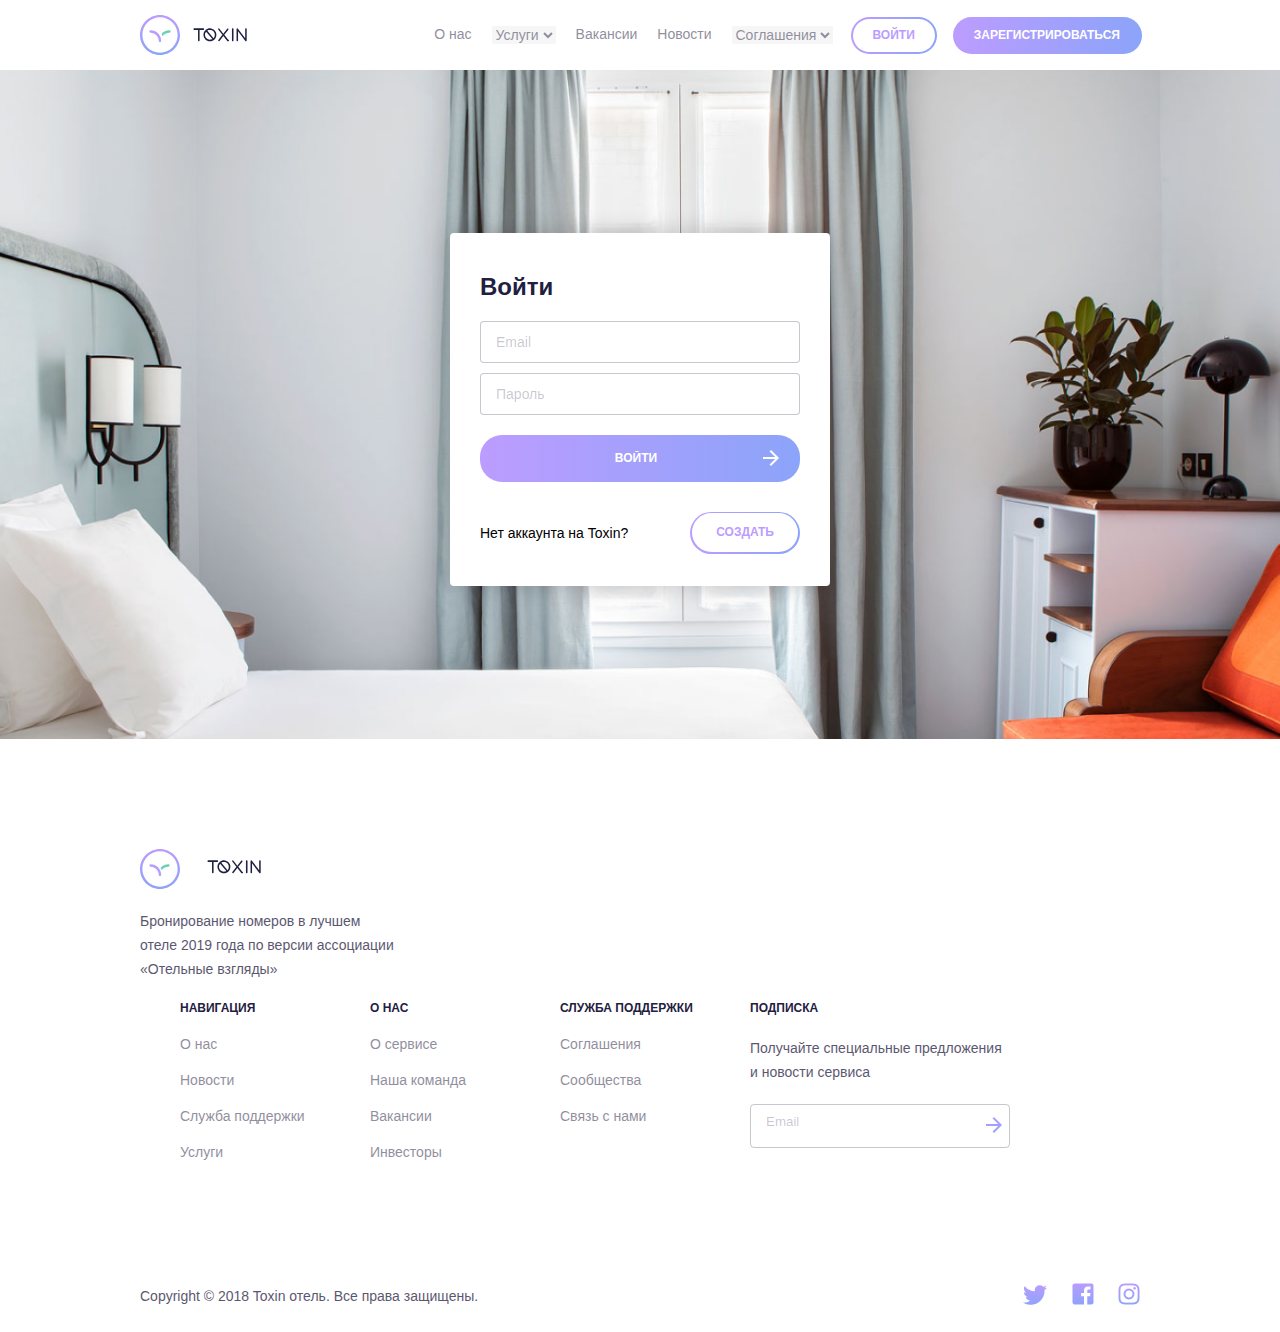
<file: Enter.html>
<!DOCTYPE HTML>
<html>
    <head>
        <title>
            Вход
        </title>
        <link rel="stylesheet" href="HaF.css">
        <link rel="stylesheet" href="enter.css">
    </head>
    <body>
        <header>
        <div class="header-all">
            <div class="header-left">
                <a href="index.html">
                <div class="logo">
                    <svg width="40" height="40" viewBox="0 0 40 40" fill="none" xmlns="http://www.w3.org/2000/svg">
                        <path d="M20 40C8.97059 40 0 31.0294 0 20C0 8.97059 8.97059 0 20 0C31.0294 0 40 8.97059 40 20C40 31.0294 31.0294 40 20 40ZM20 2.35294C10.2647 2.35294 2.35294 10.2647 2.35294 20C2.35294 29.7353 10.2647 37.6471 20 37.6471C29.7353 37.6471 37.6471 29.7353 37.6471 20C37.6471 10.2647 29.7353 2.35294 20 2.35294Z" fill="url(#paint0_linear)"/>
                        <defs>
                        <linearGradient id="paint0_linear" x1="20" y1="0" x2="20" y2="40" gradientUnits="userSpaceOnUse">
                        <stop stop-color="#BC9CFF"/>
                        <stop offset="1" stop-color="#8BA4F9"/>
                        </linearGradient>
                        </defs>
                    </svg>
                    <svg width="13" height="13" viewBox="0 0 13 13" fill="none" xmlns="http://www.w3.org/2000/svg">
                        <path d="M11.0003 12.0587C10.3533 12.0587 9.82387 11.5292 9.82387 10.8822C9.82387 6.35277 6.11799 2.64689 1.58858 2.64689C0.941521 2.64689 0.412109 2.11747 0.412109 1.47042C0.412109 0.823357 0.941521 0.293945 1.58858 0.293945C7.44152 0.293945 12.1768 5.02924 12.1768 10.8822C12.1768 11.5292 11.6474 12.0587 11.0003 12.0587Z" fill="url(#paint0_linear)"/>
                        <defs>
                        <linearGradient id="paint0_linear" x1="6.29446" y1="0.293945" x2="6.29446" y2="12.0587" gradientUnits="userSpaceOnUse">
                        <stop stop-color="#BC9CFF"/>
                        <stop offset="1" stop-color="#8BA4F9"/>
                        </linearGradient>
                        </defs>
                    </svg>
                    <object type="image/svg+xml" data="svg/Vector-2.svg">
                     </object>                   
                    <div>
                        <svg width="54" height="14" viewBox="0 0 54 14" fill="none" xmlns="http://www.w3.org/2000/svg">
                            <path d="M10.335 0.368008C10.5567 0.368008 10.7375 0.443841 10.8775 0.595508C11.0292 0.735508 11.105 0.916341 11.105 1.13801C11.105 1.34801 11.0292 1.52884 10.8775 1.68051C10.7375 1.83217 10.5567 1.90801 10.335 1.90801H6.5725V12.408C6.5725 12.6297 6.49667 12.8163 6.345 12.968C6.205 13.108 6.02417 13.178 5.8025 13.178C5.5925 13.178 5.41167 13.108 5.26 12.968C5.10833 12.8163 5.0325 12.6297 5.0325 12.408V1.90801H1.27C1.06 1.90801 0.879167 1.83217 0.7275 1.68051C0.575833 1.52884 0.5 1.34801 0.5 1.13801C0.5 0.916341 0.575833 0.735508 0.7275 0.595508C0.879167 0.443841 1.06 0.368008 1.27 0.368008H10.335Z" fill="#1F2041"/>
                            <path d="M16.9076 0.368008C17.7943 0.368008 18.6285 0.537175 19.4101 0.875508C20.2034 1.21384 20.8918 1.67467 21.4751 2.25801C22.0701 2.84134 22.5368 3.52967 22.8751 4.32301C23.2134 5.10467 23.3826 5.93884 23.3826 6.82551C23.3826 7.86384 23.1609 8.82051 22.7176 9.69551C22.2743 10.5705 21.6735 11.3055 20.9151 11.9005C20.9151 11.9005 20.9035 11.9122 20.8801 11.9355C20.3201 12.3555 19.7076 12.688 19.0426 12.933C18.3776 13.1663 17.6659 13.283 16.9076 13.283C16.0209 13.283 15.1868 13.1138 14.4051 12.7755C13.6234 12.4372 12.9351 11.9763 12.3401 11.393C11.7568 10.8097 11.2959 10.1272 10.9576 9.34551C10.6193 8.56384 10.4501 7.72384 10.4501 6.82551C10.4501 5.84551 10.6484 4.94134 11.0451 4.11301C11.4418 3.27301 11.9843 2.55551 12.6726 1.96051L12.7426 1.89051C12.7543 1.89051 12.7718 1.87884 12.7951 1.85551C13.3551 1.38884 13.9851 1.02717 14.6851 0.770508C15.3851 0.502175 16.1259 0.368008 16.9076 0.368008ZM16.9076 11.743C17.3509 11.743 17.771 11.6905 18.1676 11.5855C18.576 11.4688 18.9609 11.3113 19.3226 11.113L13.1801 3.64051C12.8068 4.07217 12.5151 4.56217 12.3051 5.11051C12.0951 5.64717 11.9901 6.21884 11.9901 6.82551C11.9901 7.50217 12.1185 8.13801 12.3751 8.73301C12.6318 9.32801 12.9818 9.85301 13.4251 10.308C13.8801 10.7513 14.4051 11.1013 15.0001 11.358C15.5951 11.6147 16.2309 11.743 16.9076 11.743ZM20.5301 10.1505C20.9384 9.70717 21.2535 9.20551 21.4751 8.64551C21.7085 8.07384 21.8251 7.46718 21.8251 6.82551C21.8251 6.14884 21.6968 5.51301 21.4401 4.91801C21.1834 4.32301 20.8276 3.80384 20.3726 3.36051C19.9293 2.90551 19.4101 2.54967 18.8151 2.29301C18.2201 2.03634 17.5843 1.90801 16.9076 1.90801C16.4409 1.90801 15.9918 1.97217 15.5601 2.10051C15.1284 2.21717 14.7259 2.39217 14.3526 2.62551L20.5301 10.1505Z" fill="#1F2041"/>
                            <path d="M30.351 7.63051C30.1177 7.63051 29.9194 7.53717 29.756 7.35051L25.2585 1.57551C25.1302 1.41218 25.0777 1.23134 25.101 1.03301C25.1244 0.823008 25.2177 0.653842 25.381 0.525508C25.5444 0.397175 25.7252 0.350508 25.9235 0.385508C26.1335 0.408841 26.3027 0.502174 26.431 0.665508L30.351 5.67051L34.1835 0.753008C34.3119 0.589674 34.4752 0.496341 34.6735 0.473008C34.8835 0.449675 35.0702 0.502175 35.2335 0.630508C35.3969 0.758841 35.4902 0.928008 35.5135 1.13801C35.5369 1.33634 35.4844 1.51717 35.356 1.68051L30.946 7.35051C30.7944 7.53717 30.596 7.63051 30.351 7.63051ZM35.2685 13.2655C35.2219 13.2655 35.146 13.2597 35.041 13.248C34.9477 13.2363 34.8369 13.2072 34.7085 13.1605C34.5802 13.1022 34.4402 13.0263 34.2885 12.933C34.1485 12.828 34.0085 12.688 33.8685 12.513L30.351 7.98051L26.5185 12.9155C26.3902 13.0788 26.221 13.1722 26.011 13.1955C25.8127 13.2188 25.6319 13.1663 25.4685 13.038C25.3052 12.9097 25.2119 12.7463 25.1885 12.548C25.1652 12.338 25.2177 12.1513 25.346 11.988L29.756 6.31801C29.896 6.13134 30.0885 6.03801 30.3335 6.03801C30.5902 6.03801 30.7944 6.13134 30.946 6.31801L35.041 11.568C35.0994 11.6497 35.1519 11.7022 35.1985 11.7255C35.2452 11.7488 35.2802 11.7663 35.3035 11.778C35.5019 11.778 35.6652 11.848 35.7935 11.988C35.9335 12.1163 36.0094 12.2797 36.021 12.478C36.0444 12.688 35.986 12.8688 35.846 13.0205C35.706 13.1722 35.531 13.2538 35.321 13.2655H35.2685Z" fill="#1F2041"/>
                            <path d="M39.7343 13.2655C39.5126 13.2655 39.326 13.1897 39.1743 13.038C39.0226 12.8863 38.9468 12.6997 38.9468 12.478V1.10301C38.9468 0.893008 39.0226 0.712175 39.1743 0.560508C39.326 0.408841 39.5126 0.333008 39.7343 0.333008C39.9443 0.333008 40.1251 0.408841 40.2768 0.560508C40.4285 0.712175 40.5043 0.893008 40.5043 1.10301V12.478C40.5043 12.6997 40.4285 12.8863 40.2768 13.038C40.1251 13.1897 39.9443 13.2655 39.7343 13.2655Z" fill="#1F2041"/>
                            <path d="M52.9377 13.2305C52.681 13.2305 52.4827 13.1313 52.3427 12.933L45.0452 3.34301V12.478C45.0452 12.688 44.9693 12.8688 44.8177 13.0205C44.6777 13.1605 44.5027 13.2305 44.2927 13.2305C44.0943 13.2305 43.9193 13.1605 43.7677 13.0205C43.616 12.8688 43.5402 12.688 43.5402 12.478V1.12051C43.5402 0.957175 43.5868 0.811342 43.6802 0.683009C43.7735 0.554675 43.9018 0.467174 44.0652 0.420508C44.2168 0.362174 44.3685 0.356341 44.5202 0.403008C44.6718 0.449675 44.8002 0.537175 44.9052 0.665508L52.1852 10.273V1.12051C52.1852 0.922174 52.2552 0.747174 52.3952 0.595508C52.5468 0.443841 52.7277 0.368008 52.9377 0.368008C53.1477 0.368008 53.3227 0.443841 53.4627 0.595508C53.6143 0.747174 53.6902 0.922174 53.6902 1.12051V12.478C53.6902 12.6413 53.6435 12.7872 53.5502 12.9155C53.4568 13.0438 53.3343 13.1372 53.1827 13.1955C53.066 13.2188 52.9843 13.2305 52.9377 13.2305Z" fill="#1F2041"/>
                        </svg>    
                    </div>                    
                </div>
                </a>
            </div>
            <div class="header-right">
                <ul>
                    <li><a href="#">О нас</a></li>
                    <li><select disabled>
                        <option>Услуги</option>
                    </select></li>
                    <li><a href="#">Вакансии</a></li>
                    <li><a href="#">Новости</a></li>
                    <li><select disabled>
                        <option>Соглашения</option>
                    </select></li>
                </ul>
                    <a href="Enter.html" class="btn enter">Войти</a>
                    <a href="Registration.html" class="btn">Зарегистрироваться</a>
            </div>
        </div>
        </header>
        <main>
            <div class="enter-tbl">
                <h1>Войти</h1>
                <form method="post" action="#">
                    <input type="email" name="email" placeholder="Email">
                    <input type="password" name="password" placeholder="Пароль">
                    <div class="ent"><input type="submit" name="enter" value="войти"><object data="svg/arrow_forward_w.svg" type=""></object></div>
                    <div class="reg"><p>Нет аккаунта на Toxin?</p><div><a class="regbtn" href="Registration.html">Создать</a></div>
                </form>
            </div>
        </main>
        <footer>
            <div class="footer-all">
                    <div class="footer-left">    
                        <ul>
                        <li>
                        <div class="footer-logo">
                            <svg width="40" height="40" viewBox="0 0 40 40" fill="none" xmlns="http://www.w3.org/2000/svg">
                                <path d="M20 40C8.97059 40 0 31.0294 0 20C0 8.97059 8.97059 0 20 0C31.0294 0 40 8.97059 40 20C40 31.0294 31.0294 40 20 40ZM20 2.35294C10.2647 2.35294 2.35294 10.2647 2.35294 20C2.35294 29.7353 10.2647 37.6471 20 37.6471C29.7353 37.6471 37.6471 29.7353 37.6471 20C37.6471 10.2647 29.7353 2.35294 20 2.35294Z" fill="url(#paint0_linear)"/>
                                <defs>
                                <linearGradient id="paint0_linear" x1="20" y1="0" x2="20" y2="40" gradientUnits="userSpaceOnUse">
                                <stop stop-color="#BC9CFF"/>
                                <stop offset="1" stop-color="#8BA4F9"/>
                                </linearGradient>
                                </defs>
                            </svg>
                            <div class="logo-into">
                                <svg width="13" height="13" viewBox="0 0 13 13" fill="none" xmlns="http://www.w3.org/2000/svg">
                                    <path d="M11.0003 12.0587C10.3533 12.0587 9.82387 11.5292 9.82387 10.8822C9.82387 6.35277 6.11799 2.64689 1.58858 2.64689C0.941521 2.64689 0.412109 2.11747 0.412109 1.47042C0.412109 0.823357 0.941521 0.293945 1.58858 0.293945C7.44152 0.293945 12.1768 5.02924 12.1768 10.8822C12.1768 11.5292 11.6474 12.0587 11.0003 12.0587Z" fill="url(#paint0_linear)"/>
                                    <defs>
                                    <linearGradient id="paint0_linear" x1="6.29446" y1="0.293945" x2="6.29446" y2="12.0587" gradientUnits="userSpaceOnUse">
                                    <stop stop-color="#BC9CFF"/>
                                    <stop offset="1" stop-color="#8BA4F9"/>
                                    </linearGradient>
                                    </defs>
                                </svg>
                                <object type="image/svg+xml" data="svg/Vector-2.svg">
                                </object>  
                            </div>
                            <div>
                                <svg width="54" height="14" viewBox="0 0 54 14" fill="none" xmlns="http://www.w3.org/2000/svg">
                                    <path d="M10.335 0.368008C10.5567 0.368008 10.7375 0.443841 10.8775 0.595508C11.0292 0.735508 11.105 0.916341 11.105 1.13801C11.105 1.34801 11.0292 1.52884 10.8775 1.68051C10.7375 1.83217 10.5567 1.90801 10.335 1.90801H6.5725V12.408C6.5725 12.6297 6.49667 12.8163 6.345 12.968C6.205 13.108 6.02417 13.178 5.8025 13.178C5.5925 13.178 5.41167 13.108 5.26 12.968C5.10833 12.8163 5.0325 12.6297 5.0325 12.408V1.90801H1.27C1.06 1.90801 0.879167 1.83217 0.7275 1.68051C0.575833 1.52884 0.5 1.34801 0.5 1.13801C0.5 0.916341 0.575833 0.735508 0.7275 0.595508C0.879167 0.443841 1.06 0.368008 1.27 0.368008H10.335Z" fill="#1F2041"/>
                                    <path d="M16.9076 0.368008C17.7943 0.368008 18.6285 0.537175 19.4101 0.875508C20.2034 1.21384 20.8918 1.67467 21.4751 2.25801C22.0701 2.84134 22.5368 3.52967 22.8751 4.32301C23.2134 5.10467 23.3826 5.93884 23.3826 6.82551C23.3826 7.86384 23.1609 8.82051 22.7176 9.69551C22.2743 10.5705 21.6735 11.3055 20.9151 11.9005C20.9151 11.9005 20.9035 11.9122 20.8801 11.9355C20.3201 12.3555 19.7076 12.688 19.0426 12.933C18.3776 13.1663 17.6659 13.283 16.9076 13.283C16.0209 13.283 15.1868 13.1138 14.4051 12.7755C13.6234 12.4372 12.9351 11.9763 12.3401 11.393C11.7568 10.8097 11.2959 10.1272 10.9576 9.34551C10.6193 8.56384 10.4501 7.72384 10.4501 6.82551C10.4501 5.84551 10.6484 4.94134 11.0451 4.11301C11.4418 3.27301 11.9843 2.55551 12.6726 1.96051L12.7426 1.89051C12.7543 1.89051 12.7718 1.87884 12.7951 1.85551C13.3551 1.38884 13.9851 1.02717 14.6851 0.770508C15.3851 0.502175 16.1259 0.368008 16.9076 0.368008ZM16.9076 11.743C17.3509 11.743 17.771 11.6905 18.1676 11.5855C18.576 11.4688 18.9609 11.3113 19.3226 11.113L13.1801 3.64051C12.8068 4.07217 12.5151 4.56217 12.3051 5.11051C12.0951 5.64717 11.9901 6.21884 11.9901 6.82551C11.9901 7.50217 12.1185 8.13801 12.3751 8.73301C12.6318 9.32801 12.9818 9.85301 13.4251 10.308C13.8801 10.7513 14.4051 11.1013 15.0001 11.358C15.5951 11.6147 16.2309 11.743 16.9076 11.743ZM20.5301 10.1505C20.9384 9.70717 21.2535 9.20551 21.4751 8.64551C21.7085 8.07384 21.8251 7.46718 21.8251 6.82551C21.8251 6.14884 21.6968 5.51301 21.4401 4.91801C21.1834 4.32301 20.8276 3.80384 20.3726 3.36051C19.9293 2.90551 19.4101 2.54967 18.8151 2.29301C18.2201 2.03634 17.5843 1.90801 16.9076 1.90801C16.4409 1.90801 15.9918 1.97217 15.5601 2.10051C15.1284 2.21717 14.7259 2.39217 14.3526 2.62551L20.5301 10.1505Z" fill="#1F2041"/>
                                    <path d="M30.351 7.63051C30.1177 7.63051 29.9194 7.53717 29.756 7.35051L25.2585 1.57551C25.1302 1.41218 25.0777 1.23134 25.101 1.03301C25.1244 0.823008 25.2177 0.653842 25.381 0.525508C25.5444 0.397175 25.7252 0.350508 25.9235 0.385508C26.1335 0.408841 26.3027 0.502174 26.431 0.665508L30.351 5.67051L34.1835 0.753008C34.3119 0.589674 34.4752 0.496341 34.6735 0.473008C34.8835 0.449675 35.0702 0.502175 35.2335 0.630508C35.3969 0.758841 35.4902 0.928008 35.5135 1.13801C35.5369 1.33634 35.4844 1.51717 35.356 1.68051L30.946 7.35051C30.7944 7.53717 30.596 7.63051 30.351 7.63051ZM35.2685 13.2655C35.2219 13.2655 35.146 13.2597 35.041 13.248C34.9477 13.2363 34.8369 13.2072 34.7085 13.1605C34.5802 13.1022 34.4402 13.0263 34.2885 12.933C34.1485 12.828 34.0085 12.688 33.8685 12.513L30.351 7.98051L26.5185 12.9155C26.3902 13.0788 26.221 13.1722 26.011 13.1955C25.8127 13.2188 25.6319 13.1663 25.4685 13.038C25.3052 12.9097 25.2119 12.7463 25.1885 12.548C25.1652 12.338 25.2177 12.1513 25.346 11.988L29.756 6.31801C29.896 6.13134 30.0885 6.03801 30.3335 6.03801C30.5902 6.03801 30.7944 6.13134 30.946 6.31801L35.041 11.568C35.0994 11.6497 35.1519 11.7022 35.1985 11.7255C35.2452 11.7488 35.2802 11.7663 35.3035 11.778C35.5019 11.778 35.6652 11.848 35.7935 11.988C35.9335 12.1163 36.0094 12.2797 36.021 12.478C36.0444 12.688 35.986 12.8688 35.846 13.0205C35.706 13.1722 35.531 13.2538 35.321 13.2655H35.2685Z" fill="#1F2041"/>
                                    <path d="M39.7343 13.2655C39.5126 13.2655 39.326 13.1897 39.1743 13.038C39.0226 12.8863 38.9468 12.6997 38.9468 12.478V1.10301C38.9468 0.893008 39.0226 0.712175 39.1743 0.560508C39.326 0.408841 39.5126 0.333008 39.7343 0.333008C39.9443 0.333008 40.1251 0.408841 40.2768 0.560508C40.4285 0.712175 40.5043 0.893008 40.5043 1.10301V12.478C40.5043 12.6997 40.4285 12.8863 40.2768 13.038C40.1251 13.1897 39.9443 13.2655 39.7343 13.2655Z" fill="#1F2041"/>
                                    <path d="M52.9377 13.2305C52.681 13.2305 52.4827 13.1313 52.3427 12.933L45.0452 3.34301V12.478C45.0452 12.688 44.9693 12.8688 44.8177 13.0205C44.6777 13.1605 44.5027 13.2305 44.2927 13.2305C44.0943 13.2305 43.9193 13.1605 43.7677 13.0205C43.616 12.8688 43.5402 12.688 43.5402 12.478V1.12051C43.5402 0.957175 43.5868 0.811342 43.6802 0.683009C43.7735 0.554675 43.9018 0.467174 44.0652 0.420508C44.2168 0.362174 44.3685 0.356341 44.5202 0.403008C44.6718 0.449675 44.8002 0.537175 44.9052 0.665508L52.1852 10.273V1.12051C52.1852 0.922174 52.2552 0.747174 52.3952 0.595508C52.5468 0.443841 52.7277 0.368008 52.9377 0.368008C53.1477 0.368008 53.3227 0.443841 53.4627 0.595508C53.6143 0.747174 53.6902 0.922174 53.6902 1.12051V12.478C53.6902 12.6413 53.6435 12.7872 53.5502 12.9155C53.4568 13.0438 53.3343 13.1372 53.1827 13.1955C53.066 13.2188 52.9843 13.2305 52.9377 13.2305Z" fill="#1F2041"/>
                            </svg>  
                        </div>
                        </li>
                        <li><p>Бронирование номеров в лучшем отеле 2019 года по версии ассоциации «Отельные взгляды»</p></li>
                        </ul>
                    </div>
                <div class="footer-right">
                    <div class="footer-list">
                        <ul>
                        <li><h2>
                            Навигация
                        </h2></li>
                            <li><a href="#">О нас</a></li>
                            <li><a href="#">Новости</a></li>
                            <li><a href="#">Служба поддержки</a></li>
                            <li><a href="#">Услуги</a></li>
                        </ul>
                        <ul>
                        <li><h2>
                            О нас
                        </h2></li>
                            <li><a href="#">О сервисе</a></li>
                            <li><a href="#">Наша команда</a></li>
                            <li><a href="#">Вакансии</a></li>
                            <li><a href="#">Инвесторы</a></li>
                        </ul>
                        <ul>
                        <li><h2>
                            Служба поддержки
                        </h2></li>
                            <li><a href="#">Соглашения</a></li>
                            <li><a href="#">Сообщества</a></li>
                            <li><a href="#">Связь с нами</a></li>
                        </ul>
                        <ul>
                        <li><h2>
                            Подписка
                        </h2></li>
                            <li><p>Получайте специальные предложения и новости сервиса</p></li>
                            <li><div class="email"><input type="email" name="email" placeholder="Email"><button type="submit" id="email">
                                <object data="svg/arrow_forward.svg" type=""></object>
                            </button>
                            </div></li>
                        </ul>
                    </div>
                </div>
            </div>
            <div class="footer-copyright">
                <p>Copyright © 2018 Toxin отель. Все права защищены.</p>
                <div class="ss">
                    <a href="#"><img src="img/twit.png"></a>
                    <a href="#"><img src="img/face.png"></a>
                    <a href="#"><img src="img/inst.png"></a>
                </div>
            </div>
        </footer>
    </body>
</html>
</file>
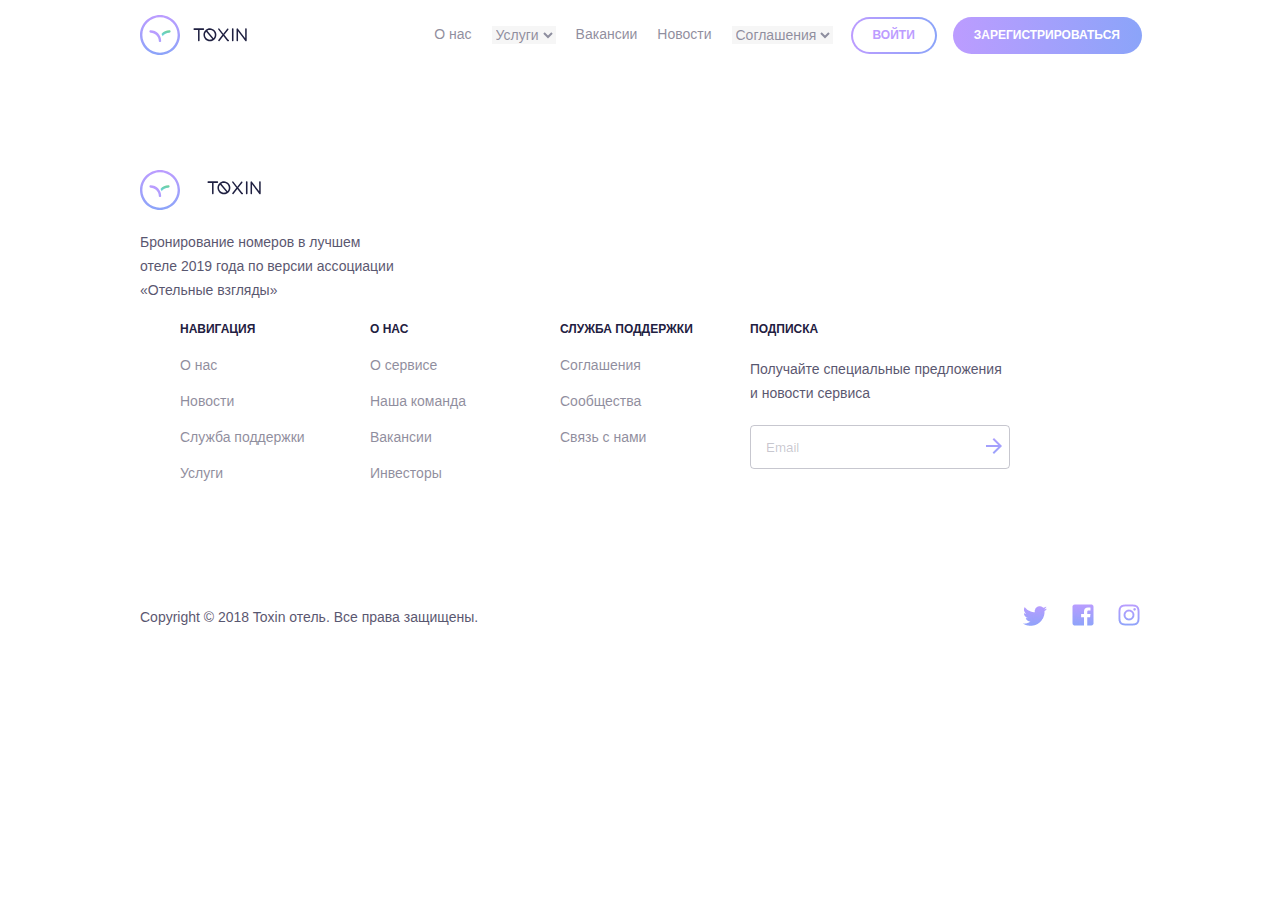
<file: HaF.html>
<!DOCTYPE HTML>
<html>
    <head>
        <title>
            Регистрация
        </title>
        <link rel="stylesheet" href="HaF.css">
    </head>
    <body>
        <header>
        <div class="header-all">
            <div class="header-left">
                <a href="index.html">
                <div class="logo">
                    <svg width="40" height="40" viewBox="0 0 40 40" fill="none" xmlns="http://www.w3.org/2000/svg">
                        <path d="M20 40C8.97059 40 0 31.0294 0 20C0 8.97059 8.97059 0 20 0C31.0294 0 40 8.97059 40 20C40 31.0294 31.0294 40 20 40ZM20 2.35294C10.2647 2.35294 2.35294 10.2647 2.35294 20C2.35294 29.7353 10.2647 37.6471 20 37.6471C29.7353 37.6471 37.6471 29.7353 37.6471 20C37.6471 10.2647 29.7353 2.35294 20 2.35294Z" fill="url(#paint0_linear)"/>
                        <defs>
                        <linearGradient id="paint0_linear" x1="20" y1="0" x2="20" y2="40" gradientUnits="userSpaceOnUse">
                        <stop stop-color="#BC9CFF"/>
                        <stop offset="1" stop-color="#8BA4F9"/>
                        </linearGradient>
                        </defs>
                    </svg>
                    <svg width="13" height="13" viewBox="0 0 13 13" fill="none" xmlns="http://www.w3.org/2000/svg">
                        <path d="M11.0003 12.0587C10.3533 12.0587 9.82387 11.5292 9.82387 10.8822C9.82387 6.35277 6.11799 2.64689 1.58858 2.64689C0.941521 2.64689 0.412109 2.11747 0.412109 1.47042C0.412109 0.823357 0.941521 0.293945 1.58858 0.293945C7.44152 0.293945 12.1768 5.02924 12.1768 10.8822C12.1768 11.5292 11.6474 12.0587 11.0003 12.0587Z" fill="url(#paint0_linear)"/>
                        <defs>
                        <linearGradient id="paint0_linear" x1="6.29446" y1="0.293945" x2="6.29446" y2="12.0587" gradientUnits="userSpaceOnUse">
                        <stop stop-color="#BC9CFF"/>
                        <stop offset="1" stop-color="#8BA4F9"/>
                        </linearGradient>
                        </defs>
                    </svg>
                    <object type="image/svg+xml" data="svg/Vector-2.svg">
                     </object>                   
                    <div>
                        <svg width="54" height="14" viewBox="0 0 54 14" fill="none" xmlns="http://www.w3.org/2000/svg">
                            <path d="M10.335 0.368008C10.5567 0.368008 10.7375 0.443841 10.8775 0.595508C11.0292 0.735508 11.105 0.916341 11.105 1.13801C11.105 1.34801 11.0292 1.52884 10.8775 1.68051C10.7375 1.83217 10.5567 1.90801 10.335 1.90801H6.5725V12.408C6.5725 12.6297 6.49667 12.8163 6.345 12.968C6.205 13.108 6.02417 13.178 5.8025 13.178C5.5925 13.178 5.41167 13.108 5.26 12.968C5.10833 12.8163 5.0325 12.6297 5.0325 12.408V1.90801H1.27C1.06 1.90801 0.879167 1.83217 0.7275 1.68051C0.575833 1.52884 0.5 1.34801 0.5 1.13801C0.5 0.916341 0.575833 0.735508 0.7275 0.595508C0.879167 0.443841 1.06 0.368008 1.27 0.368008H10.335Z" fill="#1F2041"/>
                            <path d="M16.9076 0.368008C17.7943 0.368008 18.6285 0.537175 19.4101 0.875508C20.2034 1.21384 20.8918 1.67467 21.4751 2.25801C22.0701 2.84134 22.5368 3.52967 22.8751 4.32301C23.2134 5.10467 23.3826 5.93884 23.3826 6.82551C23.3826 7.86384 23.1609 8.82051 22.7176 9.69551C22.2743 10.5705 21.6735 11.3055 20.9151 11.9005C20.9151 11.9005 20.9035 11.9122 20.8801 11.9355C20.3201 12.3555 19.7076 12.688 19.0426 12.933C18.3776 13.1663 17.6659 13.283 16.9076 13.283C16.0209 13.283 15.1868 13.1138 14.4051 12.7755C13.6234 12.4372 12.9351 11.9763 12.3401 11.393C11.7568 10.8097 11.2959 10.1272 10.9576 9.34551C10.6193 8.56384 10.4501 7.72384 10.4501 6.82551C10.4501 5.84551 10.6484 4.94134 11.0451 4.11301C11.4418 3.27301 11.9843 2.55551 12.6726 1.96051L12.7426 1.89051C12.7543 1.89051 12.7718 1.87884 12.7951 1.85551C13.3551 1.38884 13.9851 1.02717 14.6851 0.770508C15.3851 0.502175 16.1259 0.368008 16.9076 0.368008ZM16.9076 11.743C17.3509 11.743 17.771 11.6905 18.1676 11.5855C18.576 11.4688 18.9609 11.3113 19.3226 11.113L13.1801 3.64051C12.8068 4.07217 12.5151 4.56217 12.3051 5.11051C12.0951 5.64717 11.9901 6.21884 11.9901 6.82551C11.9901 7.50217 12.1185 8.13801 12.3751 8.73301C12.6318 9.32801 12.9818 9.85301 13.4251 10.308C13.8801 10.7513 14.4051 11.1013 15.0001 11.358C15.5951 11.6147 16.2309 11.743 16.9076 11.743ZM20.5301 10.1505C20.9384 9.70717 21.2535 9.20551 21.4751 8.64551C21.7085 8.07384 21.8251 7.46718 21.8251 6.82551C21.8251 6.14884 21.6968 5.51301 21.4401 4.91801C21.1834 4.32301 20.8276 3.80384 20.3726 3.36051C19.9293 2.90551 19.4101 2.54967 18.8151 2.29301C18.2201 2.03634 17.5843 1.90801 16.9076 1.90801C16.4409 1.90801 15.9918 1.97217 15.5601 2.10051C15.1284 2.21717 14.7259 2.39217 14.3526 2.62551L20.5301 10.1505Z" fill="#1F2041"/>
                            <path d="M30.351 7.63051C30.1177 7.63051 29.9194 7.53717 29.756 7.35051L25.2585 1.57551C25.1302 1.41218 25.0777 1.23134 25.101 1.03301C25.1244 0.823008 25.2177 0.653842 25.381 0.525508C25.5444 0.397175 25.7252 0.350508 25.9235 0.385508C26.1335 0.408841 26.3027 0.502174 26.431 0.665508L30.351 5.67051L34.1835 0.753008C34.3119 0.589674 34.4752 0.496341 34.6735 0.473008C34.8835 0.449675 35.0702 0.502175 35.2335 0.630508C35.3969 0.758841 35.4902 0.928008 35.5135 1.13801C35.5369 1.33634 35.4844 1.51717 35.356 1.68051L30.946 7.35051C30.7944 7.53717 30.596 7.63051 30.351 7.63051ZM35.2685 13.2655C35.2219 13.2655 35.146 13.2597 35.041 13.248C34.9477 13.2363 34.8369 13.2072 34.7085 13.1605C34.5802 13.1022 34.4402 13.0263 34.2885 12.933C34.1485 12.828 34.0085 12.688 33.8685 12.513L30.351 7.98051L26.5185 12.9155C26.3902 13.0788 26.221 13.1722 26.011 13.1955C25.8127 13.2188 25.6319 13.1663 25.4685 13.038C25.3052 12.9097 25.2119 12.7463 25.1885 12.548C25.1652 12.338 25.2177 12.1513 25.346 11.988L29.756 6.31801C29.896 6.13134 30.0885 6.03801 30.3335 6.03801C30.5902 6.03801 30.7944 6.13134 30.946 6.31801L35.041 11.568C35.0994 11.6497 35.1519 11.7022 35.1985 11.7255C35.2452 11.7488 35.2802 11.7663 35.3035 11.778C35.5019 11.778 35.6652 11.848 35.7935 11.988C35.9335 12.1163 36.0094 12.2797 36.021 12.478C36.0444 12.688 35.986 12.8688 35.846 13.0205C35.706 13.1722 35.531 13.2538 35.321 13.2655H35.2685Z" fill="#1F2041"/>
                            <path d="M39.7343 13.2655C39.5126 13.2655 39.326 13.1897 39.1743 13.038C39.0226 12.8863 38.9468 12.6997 38.9468 12.478V1.10301C38.9468 0.893008 39.0226 0.712175 39.1743 0.560508C39.326 0.408841 39.5126 0.333008 39.7343 0.333008C39.9443 0.333008 40.1251 0.408841 40.2768 0.560508C40.4285 0.712175 40.5043 0.893008 40.5043 1.10301V12.478C40.5043 12.6997 40.4285 12.8863 40.2768 13.038C40.1251 13.1897 39.9443 13.2655 39.7343 13.2655Z" fill="#1F2041"/>
                            <path d="M52.9377 13.2305C52.681 13.2305 52.4827 13.1313 52.3427 12.933L45.0452 3.34301V12.478C45.0452 12.688 44.9693 12.8688 44.8177 13.0205C44.6777 13.1605 44.5027 13.2305 44.2927 13.2305C44.0943 13.2305 43.9193 13.1605 43.7677 13.0205C43.616 12.8688 43.5402 12.688 43.5402 12.478V1.12051C43.5402 0.957175 43.5868 0.811342 43.6802 0.683009C43.7735 0.554675 43.9018 0.467174 44.0652 0.420508C44.2168 0.362174 44.3685 0.356341 44.5202 0.403008C44.6718 0.449675 44.8002 0.537175 44.9052 0.665508L52.1852 10.273V1.12051C52.1852 0.922174 52.2552 0.747174 52.3952 0.595508C52.5468 0.443841 52.7277 0.368008 52.9377 0.368008C53.1477 0.368008 53.3227 0.443841 53.4627 0.595508C53.6143 0.747174 53.6902 0.922174 53.6902 1.12051V12.478C53.6902 12.6413 53.6435 12.7872 53.5502 12.9155C53.4568 13.0438 53.3343 13.1372 53.1827 13.1955C53.066 13.2188 52.9843 13.2305 52.9377 13.2305Z" fill="#1F2041"/>
                        </svg>    
                    </div>                    
                </div>
                </a>
            </div>
            <div class="header-right">
                <ul>
                    <li><a href="#">О нас</a></li>
                    <li><select disabled>
                        <option>Услуги</option>
                    </select></li>
                    <li><a href="#">Вакансии</a></li>
                    <li><a href="#">Новости</a></li>
                    <li><select disabled>
                        <option>Соглашения</option>
                    </select></li>
                </ul>
                    <a href="Enter.html" class="btn enter">Войти</a>
                    <a href="Registration.html" class="btn">Зарегистрироваться</a>
            </div>
        </div>
        </header>
        <footer>
            <div class="footer-all">
                    <div class="footer-left">    
                        <ul>
                        <li>
                        <div class="footer-logo">
                            <svg width="40" height="40" viewBox="0 0 40 40" fill="none" xmlns="http://www.w3.org/2000/svg">
                                <path d="M20 40C8.97059 40 0 31.0294 0 20C0 8.97059 8.97059 0 20 0C31.0294 0 40 8.97059 40 20C40 31.0294 31.0294 40 20 40ZM20 2.35294C10.2647 2.35294 2.35294 10.2647 2.35294 20C2.35294 29.7353 10.2647 37.6471 20 37.6471C29.7353 37.6471 37.6471 29.7353 37.6471 20C37.6471 10.2647 29.7353 2.35294 20 2.35294Z" fill="url(#paint0_linear)"/>
                                <defs>
                                <linearGradient id="paint0_linear" x1="20" y1="0" x2="20" y2="40" gradientUnits="userSpaceOnUse">
                                <stop stop-color="#BC9CFF"/>
                                <stop offset="1" stop-color="#8BA4F9"/>
                                </linearGradient>
                                </defs>
                            </svg>
                            <div class="logo-into">
                                <svg width="13" height="13" viewBox="0 0 13 13" fill="none" xmlns="http://www.w3.org/2000/svg">
                                    <path d="M11.0003 12.0587C10.3533 12.0587 9.82387 11.5292 9.82387 10.8822C9.82387 6.35277 6.11799 2.64689 1.58858 2.64689C0.941521 2.64689 0.412109 2.11747 0.412109 1.47042C0.412109 0.823357 0.941521 0.293945 1.58858 0.293945C7.44152 0.293945 12.1768 5.02924 12.1768 10.8822C12.1768 11.5292 11.6474 12.0587 11.0003 12.0587Z" fill="url(#paint0_linear)"/>
                                    <defs>
                                    <linearGradient id="paint0_linear" x1="6.29446" y1="0.293945" x2="6.29446" y2="12.0587" gradientUnits="userSpaceOnUse">
                                    <stop stop-color="#BC9CFF"/>
                                    <stop offset="1" stop-color="#8BA4F9"/>
                                    </linearGradient>
                                    </defs>
                                </svg>
                                <object type="image/svg+xml" data="svg/Vector-2.svg">
                                </object>  
                            </div>
                            <div>
                                <svg width="54" height="14" viewBox="0 0 54 14" fill="none" xmlns="http://www.w3.org/2000/svg">
                                    <path d="M10.335 0.368008C10.5567 0.368008 10.7375 0.443841 10.8775 0.595508C11.0292 0.735508 11.105 0.916341 11.105 1.13801C11.105 1.34801 11.0292 1.52884 10.8775 1.68051C10.7375 1.83217 10.5567 1.90801 10.335 1.90801H6.5725V12.408C6.5725 12.6297 6.49667 12.8163 6.345 12.968C6.205 13.108 6.02417 13.178 5.8025 13.178C5.5925 13.178 5.41167 13.108 5.26 12.968C5.10833 12.8163 5.0325 12.6297 5.0325 12.408V1.90801H1.27C1.06 1.90801 0.879167 1.83217 0.7275 1.68051C0.575833 1.52884 0.5 1.34801 0.5 1.13801C0.5 0.916341 0.575833 0.735508 0.7275 0.595508C0.879167 0.443841 1.06 0.368008 1.27 0.368008H10.335Z" fill="#1F2041"/>
                                    <path d="M16.9076 0.368008C17.7943 0.368008 18.6285 0.537175 19.4101 0.875508C20.2034 1.21384 20.8918 1.67467 21.4751 2.25801C22.0701 2.84134 22.5368 3.52967 22.8751 4.32301C23.2134 5.10467 23.3826 5.93884 23.3826 6.82551C23.3826 7.86384 23.1609 8.82051 22.7176 9.69551C22.2743 10.5705 21.6735 11.3055 20.9151 11.9005C20.9151 11.9005 20.9035 11.9122 20.8801 11.9355C20.3201 12.3555 19.7076 12.688 19.0426 12.933C18.3776 13.1663 17.6659 13.283 16.9076 13.283C16.0209 13.283 15.1868 13.1138 14.4051 12.7755C13.6234 12.4372 12.9351 11.9763 12.3401 11.393C11.7568 10.8097 11.2959 10.1272 10.9576 9.34551C10.6193 8.56384 10.4501 7.72384 10.4501 6.82551C10.4501 5.84551 10.6484 4.94134 11.0451 4.11301C11.4418 3.27301 11.9843 2.55551 12.6726 1.96051L12.7426 1.89051C12.7543 1.89051 12.7718 1.87884 12.7951 1.85551C13.3551 1.38884 13.9851 1.02717 14.6851 0.770508C15.3851 0.502175 16.1259 0.368008 16.9076 0.368008ZM16.9076 11.743C17.3509 11.743 17.771 11.6905 18.1676 11.5855C18.576 11.4688 18.9609 11.3113 19.3226 11.113L13.1801 3.64051C12.8068 4.07217 12.5151 4.56217 12.3051 5.11051C12.0951 5.64717 11.9901 6.21884 11.9901 6.82551C11.9901 7.50217 12.1185 8.13801 12.3751 8.73301C12.6318 9.32801 12.9818 9.85301 13.4251 10.308C13.8801 10.7513 14.4051 11.1013 15.0001 11.358C15.5951 11.6147 16.2309 11.743 16.9076 11.743ZM20.5301 10.1505C20.9384 9.70717 21.2535 9.20551 21.4751 8.64551C21.7085 8.07384 21.8251 7.46718 21.8251 6.82551C21.8251 6.14884 21.6968 5.51301 21.4401 4.91801C21.1834 4.32301 20.8276 3.80384 20.3726 3.36051C19.9293 2.90551 19.4101 2.54967 18.8151 2.29301C18.2201 2.03634 17.5843 1.90801 16.9076 1.90801C16.4409 1.90801 15.9918 1.97217 15.5601 2.10051C15.1284 2.21717 14.7259 2.39217 14.3526 2.62551L20.5301 10.1505Z" fill="#1F2041"/>
                                    <path d="M30.351 7.63051C30.1177 7.63051 29.9194 7.53717 29.756 7.35051L25.2585 1.57551C25.1302 1.41218 25.0777 1.23134 25.101 1.03301C25.1244 0.823008 25.2177 0.653842 25.381 0.525508C25.5444 0.397175 25.7252 0.350508 25.9235 0.385508C26.1335 0.408841 26.3027 0.502174 26.431 0.665508L30.351 5.67051L34.1835 0.753008C34.3119 0.589674 34.4752 0.496341 34.6735 0.473008C34.8835 0.449675 35.0702 0.502175 35.2335 0.630508C35.3969 0.758841 35.4902 0.928008 35.5135 1.13801C35.5369 1.33634 35.4844 1.51717 35.356 1.68051L30.946 7.35051C30.7944 7.53717 30.596 7.63051 30.351 7.63051ZM35.2685 13.2655C35.2219 13.2655 35.146 13.2597 35.041 13.248C34.9477 13.2363 34.8369 13.2072 34.7085 13.1605C34.5802 13.1022 34.4402 13.0263 34.2885 12.933C34.1485 12.828 34.0085 12.688 33.8685 12.513L30.351 7.98051L26.5185 12.9155C26.3902 13.0788 26.221 13.1722 26.011 13.1955C25.8127 13.2188 25.6319 13.1663 25.4685 13.038C25.3052 12.9097 25.2119 12.7463 25.1885 12.548C25.1652 12.338 25.2177 12.1513 25.346 11.988L29.756 6.31801C29.896 6.13134 30.0885 6.03801 30.3335 6.03801C30.5902 6.03801 30.7944 6.13134 30.946 6.31801L35.041 11.568C35.0994 11.6497 35.1519 11.7022 35.1985 11.7255C35.2452 11.7488 35.2802 11.7663 35.3035 11.778C35.5019 11.778 35.6652 11.848 35.7935 11.988C35.9335 12.1163 36.0094 12.2797 36.021 12.478C36.0444 12.688 35.986 12.8688 35.846 13.0205C35.706 13.1722 35.531 13.2538 35.321 13.2655H35.2685Z" fill="#1F2041"/>
                                    <path d="M39.7343 13.2655C39.5126 13.2655 39.326 13.1897 39.1743 13.038C39.0226 12.8863 38.9468 12.6997 38.9468 12.478V1.10301C38.9468 0.893008 39.0226 0.712175 39.1743 0.560508C39.326 0.408841 39.5126 0.333008 39.7343 0.333008C39.9443 0.333008 40.1251 0.408841 40.2768 0.560508C40.4285 0.712175 40.5043 0.893008 40.5043 1.10301V12.478C40.5043 12.6997 40.4285 12.8863 40.2768 13.038C40.1251 13.1897 39.9443 13.2655 39.7343 13.2655Z" fill="#1F2041"/>
                                    <path d="M52.9377 13.2305C52.681 13.2305 52.4827 13.1313 52.3427 12.933L45.0452 3.34301V12.478C45.0452 12.688 44.9693 12.8688 44.8177 13.0205C44.6777 13.1605 44.5027 13.2305 44.2927 13.2305C44.0943 13.2305 43.9193 13.1605 43.7677 13.0205C43.616 12.8688 43.5402 12.688 43.5402 12.478V1.12051C43.5402 0.957175 43.5868 0.811342 43.6802 0.683009C43.7735 0.554675 43.9018 0.467174 44.0652 0.420508C44.2168 0.362174 44.3685 0.356341 44.5202 0.403008C44.6718 0.449675 44.8002 0.537175 44.9052 0.665508L52.1852 10.273V1.12051C52.1852 0.922174 52.2552 0.747174 52.3952 0.595508C52.5468 0.443841 52.7277 0.368008 52.9377 0.368008C53.1477 0.368008 53.3227 0.443841 53.4627 0.595508C53.6143 0.747174 53.6902 0.922174 53.6902 1.12051V12.478C53.6902 12.6413 53.6435 12.7872 53.5502 12.9155C53.4568 13.0438 53.3343 13.1372 53.1827 13.1955C53.066 13.2188 52.9843 13.2305 52.9377 13.2305Z" fill="#1F2041"/>
                            </svg>  
                        </div>
                        </li>
                        <li><p>Бронирование номеров в лучшем отеле 2019 года по версии ассоциации «Отельные взгляды»</p></li>
                        </ul>
                    </div>
                <div class="footer-right">
                    <div class="footer-list">
                        <ul>
                        <li><h2>
                            Навигация
                        </h2></li>
                            <li><a href="#">О нас</a></li>
                            <li><a href="#">Новости</a></li>
                            <li><a href="#">Служба поддержки</a></li>
                            <li><a href="#">Услуги</a></li>
                        </ul>
                        <ul>
                        <li><h2>
                            О нас
                        </h2></li>
                            <li><a href="#">О сервисе</a></li>
                            <li><a href="#">Наша команда</a></li>
                            <li><a href="#">Вакансии</a></li>
                            <li><a href="#">Инвесторы</a></li>
                        </ul>
                        <ul>
                        <li><h2>
                            Служба поддержки
                        </h2></li>
                            <li><a href="#">Соглашения</a></li>
                            <li><a href="#">Сообщества</a></li>
                            <li><a href="#">Связь с нами</a></li>
                        </ul>
                        <ul>
                        <li><h2>
                            Подписка
                        </h2></li>
                            <li><p>Получайте специальные предложения и новости сервиса</p></li>
                            <li><div class="email"><input type="email" name="email" placeholder="Email"><button type="submit" id="email">
                                <object data="svg/arrow_forward.svg" type=""></object>
                            </button>
                            </div></li>
                        </ul>
                    </div>
                </div>
            </div>
            <div class="footer-copyright">
                <p>Copyright © 2018 Toxin отель. Все права защищены.</p>
                <div class="ss">
                    <a href="#"><img src="img/twit.png"></a>
                    <a href="#"><img src="img/face.png"></a>
                    <a href="#"><img src="img/inst.png"></a>
                </div>
            </div>
        </footer>
    </body>
</html>
</file>
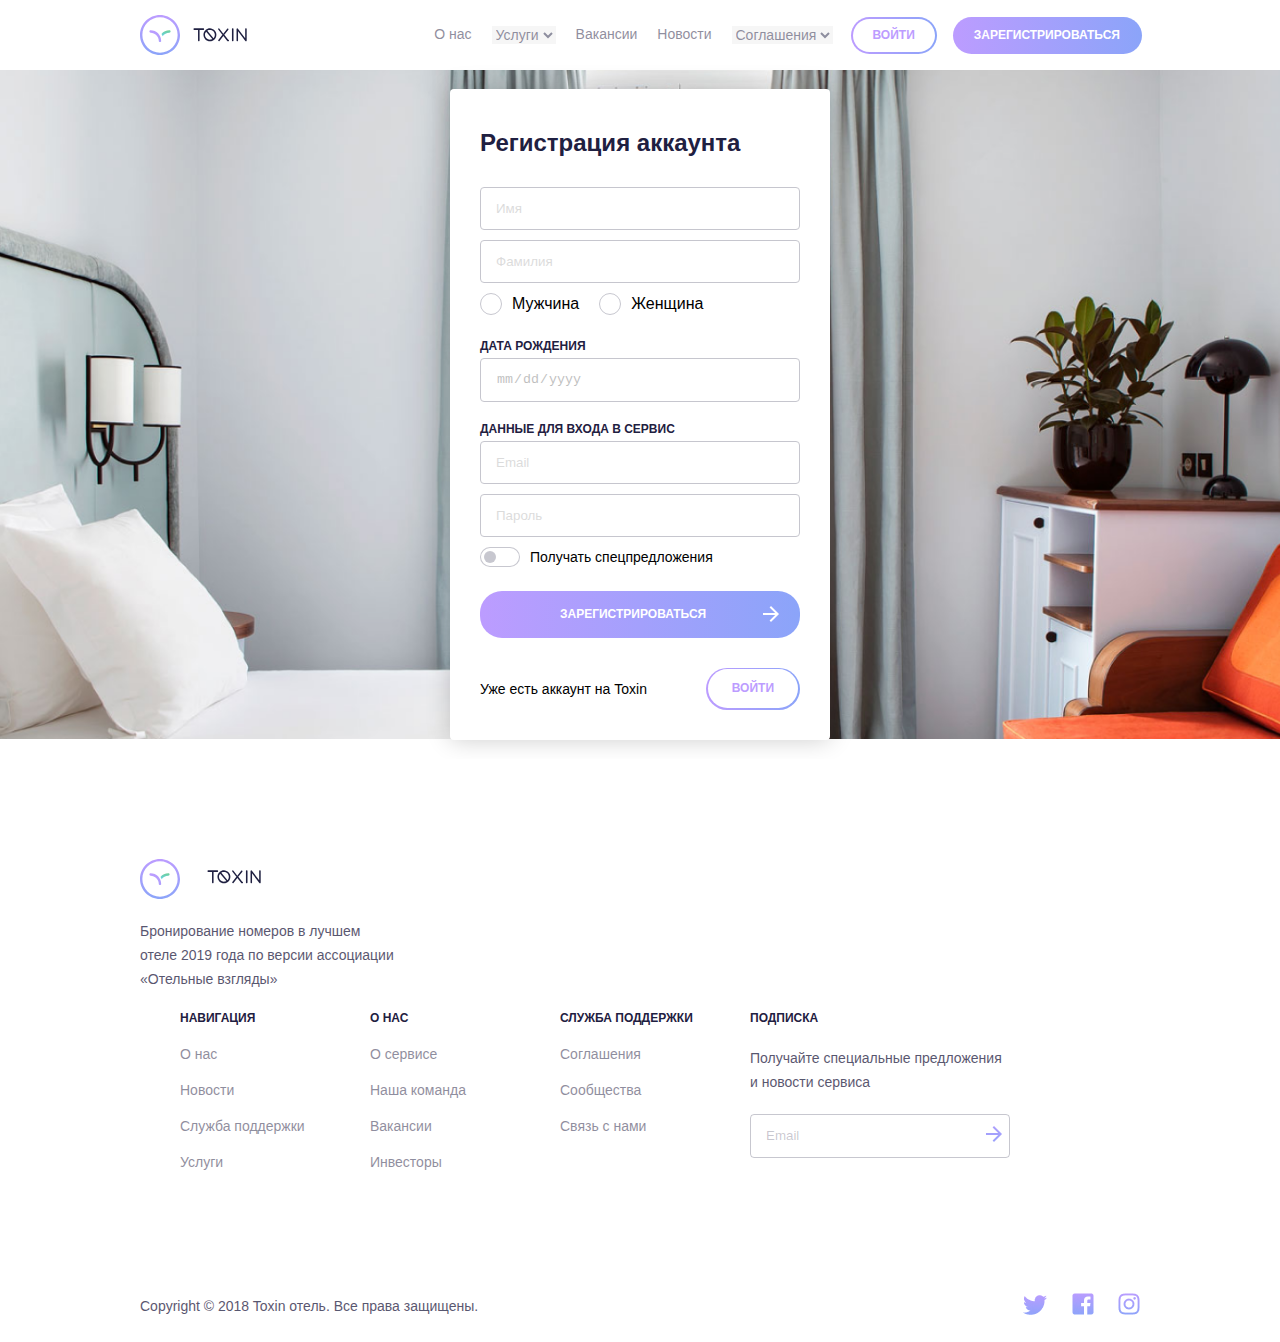
<file: Registration.html>
<!DOCTYPE HTML>
<html>
    <head>
        <title>
            Регистрация
        </title>
        <link rel="stylesheet" href="HaF.css">
        <link rel="stylesheet" href="Registration.css">
    </head>
    <body>
        <header>
        <div class="header-all">
            <div class="header-left">
                <div class="logo">
                    <svg width="40" height="40" viewBox="0 0 40 40" fill="none" xmlns="http://www.w3.org/2000/svg">
                        <path d="M20 40C8.97059 40 0 31.0294 0 20C0 8.97059 8.97059 0 20 0C31.0294 0 40 8.97059 40 20C40 31.0294 31.0294 40 20 40ZM20 2.35294C10.2647 2.35294 2.35294 10.2647 2.35294 20C2.35294 29.7353 10.2647 37.6471 20 37.6471C29.7353 37.6471 37.6471 29.7353 37.6471 20C37.6471 10.2647 29.7353 2.35294 20 2.35294Z" fill="url(#paint0_linear)"/>
                        <defs>
                        <linearGradient id="paint0_linear" x1="20" y1="0" x2="20" y2="40" gradientUnits="userSpaceOnUse">
                        <stop stop-color="#BC9CFF"/>
                        <stop offset="1" stop-color="#8BA4F9"/>
                        </linearGradient>
                        </defs>
                    </svg>
                    <svg width="13" height="13" viewBox="0 0 13 13" fill="none" xmlns="http://www.w3.org/2000/svg">
                        <path d="M11.0003 12.0587C10.3533 12.0587 9.82387 11.5292 9.82387 10.8822C9.82387 6.35277 6.11799 2.64689 1.58858 2.64689C0.941521 2.64689 0.412109 2.11747 0.412109 1.47042C0.412109 0.823357 0.941521 0.293945 1.58858 0.293945C7.44152 0.293945 12.1768 5.02924 12.1768 10.8822C12.1768 11.5292 11.6474 12.0587 11.0003 12.0587Z" fill="url(#paint0_linear)"/>
                        <defs>
                        <linearGradient id="paint0_linear" x1="6.29446" y1="0.293945" x2="6.29446" y2="12.0587" gradientUnits="userSpaceOnUse">
                        <stop stop-color="#BC9CFF"/>
                        <stop offset="1" stop-color="#8BA4F9"/>
                        </linearGradient>
                        </defs>
                    </svg>
                    <object type="image/svg+xml" data="svg/Vector-2.svg">
                     </object>                   
                    <div>
                        <svg width="54" height="14" viewBox="0 0 54 14" fill="none" xmlns="http://www.w3.org/2000/svg">
                            <path d="M10.335 0.368008C10.5567 0.368008 10.7375 0.443841 10.8775 0.595508C11.0292 0.735508 11.105 0.916341 11.105 1.13801C11.105 1.34801 11.0292 1.52884 10.8775 1.68051C10.7375 1.83217 10.5567 1.90801 10.335 1.90801H6.5725V12.408C6.5725 12.6297 6.49667 12.8163 6.345 12.968C6.205 13.108 6.02417 13.178 5.8025 13.178C5.5925 13.178 5.41167 13.108 5.26 12.968C5.10833 12.8163 5.0325 12.6297 5.0325 12.408V1.90801H1.27C1.06 1.90801 0.879167 1.83217 0.7275 1.68051C0.575833 1.52884 0.5 1.34801 0.5 1.13801C0.5 0.916341 0.575833 0.735508 0.7275 0.595508C0.879167 0.443841 1.06 0.368008 1.27 0.368008H10.335Z" fill="#1F2041"/>
                            <path d="M16.9076 0.368008C17.7943 0.368008 18.6285 0.537175 19.4101 0.875508C20.2034 1.21384 20.8918 1.67467 21.4751 2.25801C22.0701 2.84134 22.5368 3.52967 22.8751 4.32301C23.2134 5.10467 23.3826 5.93884 23.3826 6.82551C23.3826 7.86384 23.1609 8.82051 22.7176 9.69551C22.2743 10.5705 21.6735 11.3055 20.9151 11.9005C20.9151 11.9005 20.9035 11.9122 20.8801 11.9355C20.3201 12.3555 19.7076 12.688 19.0426 12.933C18.3776 13.1663 17.6659 13.283 16.9076 13.283C16.0209 13.283 15.1868 13.1138 14.4051 12.7755C13.6234 12.4372 12.9351 11.9763 12.3401 11.393C11.7568 10.8097 11.2959 10.1272 10.9576 9.34551C10.6193 8.56384 10.4501 7.72384 10.4501 6.82551C10.4501 5.84551 10.6484 4.94134 11.0451 4.11301C11.4418 3.27301 11.9843 2.55551 12.6726 1.96051L12.7426 1.89051C12.7543 1.89051 12.7718 1.87884 12.7951 1.85551C13.3551 1.38884 13.9851 1.02717 14.6851 0.770508C15.3851 0.502175 16.1259 0.368008 16.9076 0.368008ZM16.9076 11.743C17.3509 11.743 17.771 11.6905 18.1676 11.5855C18.576 11.4688 18.9609 11.3113 19.3226 11.113L13.1801 3.64051C12.8068 4.07217 12.5151 4.56217 12.3051 5.11051C12.0951 5.64717 11.9901 6.21884 11.9901 6.82551C11.9901 7.50217 12.1185 8.13801 12.3751 8.73301C12.6318 9.32801 12.9818 9.85301 13.4251 10.308C13.8801 10.7513 14.4051 11.1013 15.0001 11.358C15.5951 11.6147 16.2309 11.743 16.9076 11.743ZM20.5301 10.1505C20.9384 9.70717 21.2535 9.20551 21.4751 8.64551C21.7085 8.07384 21.8251 7.46718 21.8251 6.82551C21.8251 6.14884 21.6968 5.51301 21.4401 4.91801C21.1834 4.32301 20.8276 3.80384 20.3726 3.36051C19.9293 2.90551 19.4101 2.54967 18.8151 2.29301C18.2201 2.03634 17.5843 1.90801 16.9076 1.90801C16.4409 1.90801 15.9918 1.97217 15.5601 2.10051C15.1284 2.21717 14.7259 2.39217 14.3526 2.62551L20.5301 10.1505Z" fill="#1F2041"/>
                            <path d="M30.351 7.63051C30.1177 7.63051 29.9194 7.53717 29.756 7.35051L25.2585 1.57551C25.1302 1.41218 25.0777 1.23134 25.101 1.03301C25.1244 0.823008 25.2177 0.653842 25.381 0.525508C25.5444 0.397175 25.7252 0.350508 25.9235 0.385508C26.1335 0.408841 26.3027 0.502174 26.431 0.665508L30.351 5.67051L34.1835 0.753008C34.3119 0.589674 34.4752 0.496341 34.6735 0.473008C34.8835 0.449675 35.0702 0.502175 35.2335 0.630508C35.3969 0.758841 35.4902 0.928008 35.5135 1.13801C35.5369 1.33634 35.4844 1.51717 35.356 1.68051L30.946 7.35051C30.7944 7.53717 30.596 7.63051 30.351 7.63051ZM35.2685 13.2655C35.2219 13.2655 35.146 13.2597 35.041 13.248C34.9477 13.2363 34.8369 13.2072 34.7085 13.1605C34.5802 13.1022 34.4402 13.0263 34.2885 12.933C34.1485 12.828 34.0085 12.688 33.8685 12.513L30.351 7.98051L26.5185 12.9155C26.3902 13.0788 26.221 13.1722 26.011 13.1955C25.8127 13.2188 25.6319 13.1663 25.4685 13.038C25.3052 12.9097 25.2119 12.7463 25.1885 12.548C25.1652 12.338 25.2177 12.1513 25.346 11.988L29.756 6.31801C29.896 6.13134 30.0885 6.03801 30.3335 6.03801C30.5902 6.03801 30.7944 6.13134 30.946 6.31801L35.041 11.568C35.0994 11.6497 35.1519 11.7022 35.1985 11.7255C35.2452 11.7488 35.2802 11.7663 35.3035 11.778C35.5019 11.778 35.6652 11.848 35.7935 11.988C35.9335 12.1163 36.0094 12.2797 36.021 12.478C36.0444 12.688 35.986 12.8688 35.846 13.0205C35.706 13.1722 35.531 13.2538 35.321 13.2655H35.2685Z" fill="#1F2041"/>
                            <path d="M39.7343 13.2655C39.5126 13.2655 39.326 13.1897 39.1743 13.038C39.0226 12.8863 38.9468 12.6997 38.9468 12.478V1.10301C38.9468 0.893008 39.0226 0.712175 39.1743 0.560508C39.326 0.408841 39.5126 0.333008 39.7343 0.333008C39.9443 0.333008 40.1251 0.408841 40.2768 0.560508C40.4285 0.712175 40.5043 0.893008 40.5043 1.10301V12.478C40.5043 12.6997 40.4285 12.8863 40.2768 13.038C40.1251 13.1897 39.9443 13.2655 39.7343 13.2655Z" fill="#1F2041"/>
                            <path d="M52.9377 13.2305C52.681 13.2305 52.4827 13.1313 52.3427 12.933L45.0452 3.34301V12.478C45.0452 12.688 44.9693 12.8688 44.8177 13.0205C44.6777 13.1605 44.5027 13.2305 44.2927 13.2305C44.0943 13.2305 43.9193 13.1605 43.7677 13.0205C43.616 12.8688 43.5402 12.688 43.5402 12.478V1.12051C43.5402 0.957175 43.5868 0.811342 43.6802 0.683009C43.7735 0.554675 43.9018 0.467174 44.0652 0.420508C44.2168 0.362174 44.3685 0.356341 44.5202 0.403008C44.6718 0.449675 44.8002 0.537175 44.9052 0.665508L52.1852 10.273V1.12051C52.1852 0.922174 52.2552 0.747174 52.3952 0.595508C52.5468 0.443841 52.7277 0.368008 52.9377 0.368008C53.1477 0.368008 53.3227 0.443841 53.4627 0.595508C53.6143 0.747174 53.6902 0.922174 53.6902 1.12051V12.478C53.6902 12.6413 53.6435 12.7872 53.5502 12.9155C53.4568 13.0438 53.3343 13.1372 53.1827 13.1955C53.066 13.2188 52.9843 13.2305 52.9377 13.2305Z" fill="#1F2041"/>
                        </svg>    
                    </div>                    
                </div>
            </div>
            <div class="header-right">
                <ul>
                    <li><a href="#">О нас</a></li>
                    <li><select disabled>
                        <option>Услуги</option>
                    </select></li>
                    <li><a href="#">Вакансии</a></li>
                    <li><a href="#">Новости</a></li>
                    <li><select disabled>
                        <option>Соглашения</option>
                    </select></li>
                </ul>
                    <a href="Enter.html" class="btn enter">Войти</a>
                    <a href="Registration.html" class="btn">Зарегистрироваться</a>
            </div>
        </div>
        </header>
        <main>
            <div class="reg">
                <ul>
                    <li><h1>Регистрация аккаунта</h1></li>
                    <form method="post" action="#">
                        <li><input type="text" name="name" placeholder="Имя"></li>
                        <li><input type="text" name="fam" placeholder="Фамилия"></li>
                        <li class="sex"><label class="radiobtn" id="male"><input type="radio" name="pol" value="male" id="male"><div></div></label><label for="male">Мужчина</label>
                                        <label class="radiobtn" id="female"><input type="radio" name="pol" value="female" id="female"><div></div></label><label for="female">Женщина</label></li>
                        <li><label for="bd"><h2>дата рождения</h2></label></li>
                        <li><input type="date" name="bd" id="bd" placeholder="дд.мм.гггг."></li>
                        <li><label><h2>данные для входа в сервис</h2></label></li>
                        <li><input type="email" name="mail" placeholder="Email"></li>
                        <li><input type="password" name="pass" placeholder="Пароль"></li>
                        <li class="spec"><label for="SP" class="switch"><input type="checkbox" name="SP" id="SP"><span class="toggle"></span></label><p>Получать спецпредложения</p></li>
                        <li><div class="registr"><input type="submit" name="Reg" value="Зарегистрироваться"><object data="svg/arrow_forward_w.svg" type=""></object></div></li>
                        <li><div class="Akk">
                            <p>Уже есть аккаунт на Toxin</p><div><a class="btn-ent" href="Enter.html">Войти</a></div></li>
                        </div>
                    </form>
                </ul>
            </div>
        </main>
        <footer>
            <div class="footer-all">
                    <div class="footer-left">    
                        <ul>
                        <li>
                        <div class="footer-logo">
                            <svg width="40" height="40" viewBox="0 0 40 40" fill="none" xmlns="http://www.w3.org/2000/svg">
                                <path d="M20 40C8.97059 40 0 31.0294 0 20C0 8.97059 8.97059 0 20 0C31.0294 0 40 8.97059 40 20C40 31.0294 31.0294 40 20 40ZM20 2.35294C10.2647 2.35294 2.35294 10.2647 2.35294 20C2.35294 29.7353 10.2647 37.6471 20 37.6471C29.7353 37.6471 37.6471 29.7353 37.6471 20C37.6471 10.2647 29.7353 2.35294 20 2.35294Z" fill="url(#paint0_linear)"/>
                                <defs>
                                <linearGradient id="paint0_linear" x1="20" y1="0" x2="20" y2="40" gradientUnits="userSpaceOnUse">
                                <stop stop-color="#BC9CFF"/>
                                <stop offset="1" stop-color="#8BA4F9"/>
                                </linearGradient>
                                </defs>
                            </svg>
                            <div class="logo-into">
                                <svg width="13" height="13" viewBox="0 0 13 13" fill="none" xmlns="http://www.w3.org/2000/svg">
                                    <path d="M11.0003 12.0587C10.3533 12.0587 9.82387 11.5292 9.82387 10.8822C9.82387 6.35277 6.11799 2.64689 1.58858 2.64689C0.941521 2.64689 0.412109 2.11747 0.412109 1.47042C0.412109 0.823357 0.941521 0.293945 1.58858 0.293945C7.44152 0.293945 12.1768 5.02924 12.1768 10.8822C12.1768 11.5292 11.6474 12.0587 11.0003 12.0587Z" fill="url(#paint0_linear)"/>
                                    <defs>
                                    <linearGradient id="paint0_linear" x1="6.29446" y1="0.293945" x2="6.29446" y2="12.0587" gradientUnits="userSpaceOnUse">
                                    <stop stop-color="#BC9CFF"/>
                                    <stop offset="1" stop-color="#8BA4F9"/>
                                    </linearGradient>
                                    </defs>
                                </svg>
                                <object type="image/svg+xml" data="svg/Vector-2.svg">
                                </object>  
                            </div>
                            <div>
                                <svg width="54" height="14" viewBox="0 0 54 14" fill="none" xmlns="http://www.w3.org/2000/svg">
                                    <path d="M10.335 0.368008C10.5567 0.368008 10.7375 0.443841 10.8775 0.595508C11.0292 0.735508 11.105 0.916341 11.105 1.13801C11.105 1.34801 11.0292 1.52884 10.8775 1.68051C10.7375 1.83217 10.5567 1.90801 10.335 1.90801H6.5725V12.408C6.5725 12.6297 6.49667 12.8163 6.345 12.968C6.205 13.108 6.02417 13.178 5.8025 13.178C5.5925 13.178 5.41167 13.108 5.26 12.968C5.10833 12.8163 5.0325 12.6297 5.0325 12.408V1.90801H1.27C1.06 1.90801 0.879167 1.83217 0.7275 1.68051C0.575833 1.52884 0.5 1.34801 0.5 1.13801C0.5 0.916341 0.575833 0.735508 0.7275 0.595508C0.879167 0.443841 1.06 0.368008 1.27 0.368008H10.335Z" fill="#1F2041"/>
                                    <path d="M16.9076 0.368008C17.7943 0.368008 18.6285 0.537175 19.4101 0.875508C20.2034 1.21384 20.8918 1.67467 21.4751 2.25801C22.0701 2.84134 22.5368 3.52967 22.8751 4.32301C23.2134 5.10467 23.3826 5.93884 23.3826 6.82551C23.3826 7.86384 23.1609 8.82051 22.7176 9.69551C22.2743 10.5705 21.6735 11.3055 20.9151 11.9005C20.9151 11.9005 20.9035 11.9122 20.8801 11.9355C20.3201 12.3555 19.7076 12.688 19.0426 12.933C18.3776 13.1663 17.6659 13.283 16.9076 13.283C16.0209 13.283 15.1868 13.1138 14.4051 12.7755C13.6234 12.4372 12.9351 11.9763 12.3401 11.393C11.7568 10.8097 11.2959 10.1272 10.9576 9.34551C10.6193 8.56384 10.4501 7.72384 10.4501 6.82551C10.4501 5.84551 10.6484 4.94134 11.0451 4.11301C11.4418 3.27301 11.9843 2.55551 12.6726 1.96051L12.7426 1.89051C12.7543 1.89051 12.7718 1.87884 12.7951 1.85551C13.3551 1.38884 13.9851 1.02717 14.6851 0.770508C15.3851 0.502175 16.1259 0.368008 16.9076 0.368008ZM16.9076 11.743C17.3509 11.743 17.771 11.6905 18.1676 11.5855C18.576 11.4688 18.9609 11.3113 19.3226 11.113L13.1801 3.64051C12.8068 4.07217 12.5151 4.56217 12.3051 5.11051C12.0951 5.64717 11.9901 6.21884 11.9901 6.82551C11.9901 7.50217 12.1185 8.13801 12.3751 8.73301C12.6318 9.32801 12.9818 9.85301 13.4251 10.308C13.8801 10.7513 14.4051 11.1013 15.0001 11.358C15.5951 11.6147 16.2309 11.743 16.9076 11.743ZM20.5301 10.1505C20.9384 9.70717 21.2535 9.20551 21.4751 8.64551C21.7085 8.07384 21.8251 7.46718 21.8251 6.82551C21.8251 6.14884 21.6968 5.51301 21.4401 4.91801C21.1834 4.32301 20.8276 3.80384 20.3726 3.36051C19.9293 2.90551 19.4101 2.54967 18.8151 2.29301C18.2201 2.03634 17.5843 1.90801 16.9076 1.90801C16.4409 1.90801 15.9918 1.97217 15.5601 2.10051C15.1284 2.21717 14.7259 2.39217 14.3526 2.62551L20.5301 10.1505Z" fill="#1F2041"/>
                                    <path d="M30.351 7.63051C30.1177 7.63051 29.9194 7.53717 29.756 7.35051L25.2585 1.57551C25.1302 1.41218 25.0777 1.23134 25.101 1.03301C25.1244 0.823008 25.2177 0.653842 25.381 0.525508C25.5444 0.397175 25.7252 0.350508 25.9235 0.385508C26.1335 0.408841 26.3027 0.502174 26.431 0.665508L30.351 5.67051L34.1835 0.753008C34.3119 0.589674 34.4752 0.496341 34.6735 0.473008C34.8835 0.449675 35.0702 0.502175 35.2335 0.630508C35.3969 0.758841 35.4902 0.928008 35.5135 1.13801C35.5369 1.33634 35.4844 1.51717 35.356 1.68051L30.946 7.35051C30.7944 7.53717 30.596 7.63051 30.351 7.63051ZM35.2685 13.2655C35.2219 13.2655 35.146 13.2597 35.041 13.248C34.9477 13.2363 34.8369 13.2072 34.7085 13.1605C34.5802 13.1022 34.4402 13.0263 34.2885 12.933C34.1485 12.828 34.0085 12.688 33.8685 12.513L30.351 7.98051L26.5185 12.9155C26.3902 13.0788 26.221 13.1722 26.011 13.1955C25.8127 13.2188 25.6319 13.1663 25.4685 13.038C25.3052 12.9097 25.2119 12.7463 25.1885 12.548C25.1652 12.338 25.2177 12.1513 25.346 11.988L29.756 6.31801C29.896 6.13134 30.0885 6.03801 30.3335 6.03801C30.5902 6.03801 30.7944 6.13134 30.946 6.31801L35.041 11.568C35.0994 11.6497 35.1519 11.7022 35.1985 11.7255C35.2452 11.7488 35.2802 11.7663 35.3035 11.778C35.5019 11.778 35.6652 11.848 35.7935 11.988C35.9335 12.1163 36.0094 12.2797 36.021 12.478C36.0444 12.688 35.986 12.8688 35.846 13.0205C35.706 13.1722 35.531 13.2538 35.321 13.2655H35.2685Z" fill="#1F2041"/>
                                    <path d="M39.7343 13.2655C39.5126 13.2655 39.326 13.1897 39.1743 13.038C39.0226 12.8863 38.9468 12.6997 38.9468 12.478V1.10301C38.9468 0.893008 39.0226 0.712175 39.1743 0.560508C39.326 0.408841 39.5126 0.333008 39.7343 0.333008C39.9443 0.333008 40.1251 0.408841 40.2768 0.560508C40.4285 0.712175 40.5043 0.893008 40.5043 1.10301V12.478C40.5043 12.6997 40.4285 12.8863 40.2768 13.038C40.1251 13.1897 39.9443 13.2655 39.7343 13.2655Z" fill="#1F2041"/>
                                    <path d="M52.9377 13.2305C52.681 13.2305 52.4827 13.1313 52.3427 12.933L45.0452 3.34301V12.478C45.0452 12.688 44.9693 12.8688 44.8177 13.0205C44.6777 13.1605 44.5027 13.2305 44.2927 13.2305C44.0943 13.2305 43.9193 13.1605 43.7677 13.0205C43.616 12.8688 43.5402 12.688 43.5402 12.478V1.12051C43.5402 0.957175 43.5868 0.811342 43.6802 0.683009C43.7735 0.554675 43.9018 0.467174 44.0652 0.420508C44.2168 0.362174 44.3685 0.356341 44.5202 0.403008C44.6718 0.449675 44.8002 0.537175 44.9052 0.665508L52.1852 10.273V1.12051C52.1852 0.922174 52.2552 0.747174 52.3952 0.595508C52.5468 0.443841 52.7277 0.368008 52.9377 0.368008C53.1477 0.368008 53.3227 0.443841 53.4627 0.595508C53.6143 0.747174 53.6902 0.922174 53.6902 1.12051V12.478C53.6902 12.6413 53.6435 12.7872 53.5502 12.9155C53.4568 13.0438 53.3343 13.1372 53.1827 13.1955C53.066 13.2188 52.9843 13.2305 52.9377 13.2305Z" fill="#1F2041"/>
                            </svg>  
                        </div>
                        </li>
                        <li><p>Бронирование номеров в лучшем отеле 2019 года по версии ассоциации «Отельные взгляды»</p></li>
                        </ul>
                    </div>
                <div class="footer-right">
                    <div class="footer-list">
                        <ul>
                        <li><h2>
                            Навигация
                        </h2></li>
                            <li><a href="#">О нас</a></li>
                            <li><a href="#">Новости</a></li>
                            <li><a href="#">Служба поддержки</a></li>
                            <li><a href="#">Услуги</a></li>
                        </ul>
                        <ul>
                        <li><h2>
                            О нас
                        </h2></li>
                            <li><a href="#">О сервисе</a></li>
                            <li><a href="#">Наша команда</a></li>
                            <li><a href="#">Вакансии</a></li>
                            <li><a href="#">Инвесторы</a></li>
                        </ul>
                        <ul>
                        <li><h2>
                            Служба поддержки
                        </h2></li>
                            <li><a href="#">Соглашения</a></li>
                            <li><a href="#">Сообщества</a></li>
                            <li><a href="#">Связь с нами</a></li>
                        </ul>
                        <ul>
                        <li><h2>
                            Подписка
                        </h2></li>
                            <li><p>Получайте специальные предложения и новости сервиса</p></li>
                            <li><div class="email"><input type="email" name="email" placeholder="Email"><button type="submit" id="email">
                                <object data="svg/arrow_forward.svg" type=""></object>
                            </button>
                            </div></li>
                        </ul>
                    </div>
                </div>
            </div>
            <div class="footer-copyright">
                <p>Copyright © 2018 Toxin отель. Все права защищены.</p>
                <div class="ss">
                    <a href="#"><img src="img/twit.png"></a>
                    <a href="#"><img src="img/face.png"></a>
                    <a href="#"><img src="img/inst.png"></a>
                </div>
            </div>
        </footer>
    </body>
</html>
</file>
<file: HaF.css>
body{
    font-family: Montserrat, sans-serif;
}

header{
    max-height: 70px;
    padding: 15px 140px;
}

.header-all{
    display: flex;
    flex-wrap: wrap;
    justify-content: space-between;
    align-items: center;
}

.header-right{
    display: flex;
    max-height: 34px;
    align-items: center;
    box-sizing: border-box;
}

.header-right ul{
    display: flex;
    flex-wrap: nowrap;
    justify-content: space-between;
    list-style-type: none;
    box-sizing: border-box;
}

.header-right li, .header-right li select, .footer-list li{
    padding: 0 0 0 20px;
    font-size: 14px;
}

.header-right li:first-of-type{
    padding: 0;
}

.header-right li a:hover, .header-right li select:hover, .footer-list li a:hover{
    font-weight: bold;
    opacity: 75%;
}

.header-right li a, .header-right li select, .footer-list li:not(:first-of-type) a{
    text-decoration: none;
    color: #1F2041;
    opacity: 50%;
    border:0;
    padding: 0;
}

.btn {
    position: relative;
    border-radius: 22px;
    text-align: center;
    padding: 9px 20px 10px 19px;
    text-decoration: none;
    font-size: 12px;
    text-transform: uppercase;
    font-weight: 800;
    color: white;
}
  
.btn::before {
    content: "";
    position: absolute;
    top: -2px;
    bottom: -2px;
    left: -2px;
    right: -2px;
    background: linear-gradient(90deg, #BC9CFF, #8BA4F9);
    border-radius: 22px;
    z-index: -1;
}

.enter{
    background-color: white;
    color: #BC9CFF;
    margin: 0 20px;
    padding: 9px 20px 10px 20px;
}

.logo svg:nth-of-type(2){
    position: absolute;
    left: 149.41px;
    top: 30.29px;
}

.logo object{
    position: absolute;
    left: 161.47px;
    top: 30.29px;
}

.logo {
    display: flex;
}

.logo div{
    display: flex;
    align-items: center;
    padding-left: 12.5px;
}

body{
    margin: 0;
}

footer{
    background-color: white;
    max-width: 1920px;
    padding: 0px 140px;
    box-sizing: border-box;
}

.footer-all{
    display:flex;
    flex-wrap: wrap;
    align-items: top;
    padding: 100px 0;
    max-height: 372px;
    justify-content: space-between;
}
.footer-left{
    display:flex;
    max-width: 260px;
}

.logo-into svg{
    position:relative;
    left: -31px;
    top: 2.5px;
}

.logo-into object{
    position: relative;
    left: -37px;
    top: -3.5px;
}

.footer-right{
    display:flex;
    max-width: 1340px;
}

.footer-list{
    display:flex;
    justify-content: space-between;
    flex-wrap: wrap;
}

.footer-logo{
    display:flex;
    align-items: center;
}

footer ul{
    min-width: 150px;
    list-style-type: none;
    margin:0;
    padding: 0;
    padding: 0 0 0 40px;
}

footer .footer-left ul, header ul{
    padding-left: 0;
    margin: 0;
}

footer p:not(.footer-copyright p){
    margin:0;
    line-height: 24px;
}

footer p{
    color: #1F2041;
    opacity: 75%;
    font-size: 14px;
    margin: 0;
}

.footer-list li h2{
    text-transform: uppercase;
    font-size: 12px;
    color: #1F2041;
    margin:0;
    padding: 0 0 21px 0;
    font-weight: bold;
}

footer .footer-all li{
    padding:0;
}

footer li:not(.footer-right li:first-of-type):not(.footer-right li:last-of-type){
    padding-bottom: 20px;
}

.footer-copyright{
    display:flex;
    justify-content: space-between;
    align-items: center;
    padding: 23px 0;
}

footer ul:last-of-type{
    max-width: 260px;
}

footer li .email{
    display: flex;
    align-items: center;
    box-sizing: border-box;
    justify-content: space-between;
    min-width: 260px;
    padding-top: 12px;
    padding-bottom: 12px;
    padding-left: 15px;
    font-size: 14px;
    border: 1px solid rgba(31, 32, 65, 0.25);
    border-radius: 4px;
    max-height: 44px;
}

.email input:first-of-type{
    padding: 0;
}

.email button{
    background: transparent;
    border: 0;
    padding: auto 14px;
}

input{
    border: 0;
}

footer li input::placeholder{
    color: rgba(31, 32, 65, 0.25);
}

.ss a:not(:last-of-type){
    padding-right: 20px;
}
</file>
<file: enter.css>
main{
    background: url("img/image\ 4.png") no-repeat;
    padding: 163px 0;
    background-size: 100%;
}

.enter-tbl{
    margin: 0 auto;
    max-width: 380px;
    box-sizing: border-box;
    padding: 40px 30px 32px 30px;
    background: white;
    border-radius: 4px;
    box-shadow: 0px 0px 25px rgba(0, 0, 0, 0.2);
}

input{
    width: 100%;
}

main h1{
    font-size: 24px;
    color: #1F2041;
    font-weight: bold;
    margin: 0;
    padding-bottom: 20px;
}

input:not(.ent input):not(footer input){
    font-size: 14px;
    border: 1px solid rgba(31, 32, 65, 0.25);
    padding: 12px 0 12px 15px;
    box-sizing: border-box;
    border-radius: 4px;
}

input:not(.ent input)::placeholder{
    color:rgba(31, 32, 65, 0.25)
}

input:first-of-type:not(.ent input){
    margin-bottom: 10px;
}

input:nth-of-type(2):not(.ent input){
    margin-bottom: 20px;
}

.ent input{
    font-size: 12px;
    text-transform: uppercase;
    font-weight: bold;
    color: white;
    background-color: transparent;
    padding: 0 0 0 10px;
}

.ent{
    display: flex;
    align-items: center;
    justify-content: space-between;
    width: 100%;
    padding: 14px 20px 15px 20px;
    background: linear-gradient(90deg, #BC9CFF, #8BA4F9);
    box-sizing: border-box;
    border-radius: 22px;
    text-align: center;
}


.reg p{
    font-size: 14px;
    margin: 0;
}

.reg{
    display: flex;
    align-items: center;
    justify-content: space-between;
    padding-top: 30px;
}

a.regbtn{
    text-decoration: none;
    text-transform: uppercase;
    font-size: 12px;
    font-weight: bold;
    background-color: white;
    padding: 12px 24px 13px 24px;
    border-radius: 20px;
    color: #BC9CFF;
}

.reg div{
    padding: 10px 2px 14px 2px;
    border-radius: 22px;
    background:  linear-gradient(90deg, #BC9CFF, #8BA4F9);
}
</file>
<file: Registration.css>
main{
    max-width: 1920px;
    background: url("img/image\ 4.png") no-repeat;
    background-size: 100%;
    padding: 19px 0 19px 0;
    box-sizing: border-box;
}

.reg{
    max-width: 380px;
    padding: 40px 30px 30px 30px;
    background-color: white;
    border-radius: 4px;
    box-shadow: 0px 0px 25px rgba(0, 0, 0, 0.2);
    margin: 0 auto;
    box-sizing: border-box;
}

.reg input[type="text"], .reg input[type="date"], .reg input[type="email"], .reg input[type="password"]{
    min-width: 320px;
    max-height: 44px;
    border: #1F2041 solid 1px;
    border-radius: 4px;
    opacity: 25%;
    padding: 13px 0 13px 15px;
    box-sizing: border-box;
}

.reg input::placeholder{
    font: 14px #1F2041;
}


.reg h1{
    font-size: 24px;
    color: #1F2041;
    margin: 0;
    padding-bottom: 20px;
}

.reg h2{
    font-size: 12px;
    color: #1F2041;
    text-transform: uppercase;
    margin: 0;
    padding-bottom: 5px;
}

.reg p, input[type="checkbox"]{
    margin: 0;
}

.reg ul{
    list-style-type: none;
    margin: 0;
    padding: 0;
}

.reg li:first-of-type{
    padding-bottom: 10px;
}

.reg li:nth-of-type(2){
    padding-bottom: 10.44px;
}

.reg li:nth-of-type(3){
    display: flex;
    align-items: center;
    padding-bottom: 23.56px;
}

.reg li:nth-of-type(5){
    padding-bottom: 20px;
}

.reg li:nth-of-type(7){
    padding-bottom: 10px;
}

.reg li:nth-of-type(8){
    padding-bottom: 10px;
}

.reg li:nth-of-type(9){
    padding-bottom: 24px;
}

.reg li:nth-of-type(10){
    padding-bottom: 30px;
}

.reg input.enter{
    margin: 0;
}

input[type="date"]::-webkit-calendar-picker-indicator{
    display:none;
}

input[type="radio"]{
    display:none;
}

.radiobtn{
    width: 20px;
    height: 20px;
    border: 1px solid rgba(31, 32, 65, 0.25);
    border-radius: 50%;
    margin-right: 10px;;
}

.radiobtn:not(:first-of-type){
    margin-left: 20px;
}

input[type="radio"]:checked + div{
    margin: 4px 0 0 4px;
    width: 12px;
    height: 12px;
    border-radius: 50%;
    background: linear-gradient(90deg, #BC9CFF, #8BA4F9);
}

input[type="radio"]:checked + .radiobtn{
    border: 1px solid #BC9CFF;
}

/* checkbox */


.switch {
    position: relative;
    display: inline-block;
    width: 40px;
    height: 20px;
  }
  
  .switch input {
      display:none;
    }
  
  .toggle {
    position: absolute;
    cursor: pointer;
    top: 0;
    left: 0;
    right: 0;
    bottom: 0;
    background-color: white;
    -webkit-transition: .4s;
    transition: .4s;
    border-radius: 10px;
    border: 1px solid #1F204140;
  }
  
  .toggle:before {
    position: absolute;
    content: "";
    height: 12px;
    width: 12px;
    left: 3px;
    top: 3px;
    background-color: #1F204140;
    -webkit-transition: .4s;
    transition: .4s;
    border-radius: 50%;
  }
  
  input:checked + .toggle {
    background: linear-gradient(90deg, #BC9CFF, #8BA4F9);
  }
  
  input:checked + .toggle:before {
    -webkit-transform: translateX(18px);
    -ms-transform: translateX(18px);
    transform: translateX(18px);
  }

/*------------*/

.spec{
    display:flex;
    align-items: center;
}

.spec p{
    margin: 0;
    padding-left: 10px;
}

.registr input{
    font-size: 12px;
    text-transform: uppercase;
    font-weight: bold;
    color: white;
    background-color: transparent;
    padding: 0 0 0 60px;
}

.registr{
    display: flex;
    align-items: center;
    justify-content: space-between;
    width: 100%;
    padding: 14px 20px 15px 20px;
    background: linear-gradient(90deg, #BC9CFF, #8BA4F9);
    box-sizing: border-box;
    border-radius: 22px;
    text-align: center;
}

.reg p{
    font-size: 14px;
}

.reg .Akk{
    display: flex;
    align-items: center;
    justify-content: space-between;
}

.Akk a{
    text-decoration: none;
    text-transform: uppercase;
    font-size: 12px;
    font-weight: bold;
    background-color: white;
    padding: 12px 24px 13px 24px;
    border-radius: 20px;
    color: #BC9CFF;
}

.Akk div{
    padding: 10px 2px 14px 2px;
    border-radius: 22px;
    background:  linear-gradient(90deg, #BC9CFF, #8BA4F9);
}
</file>
